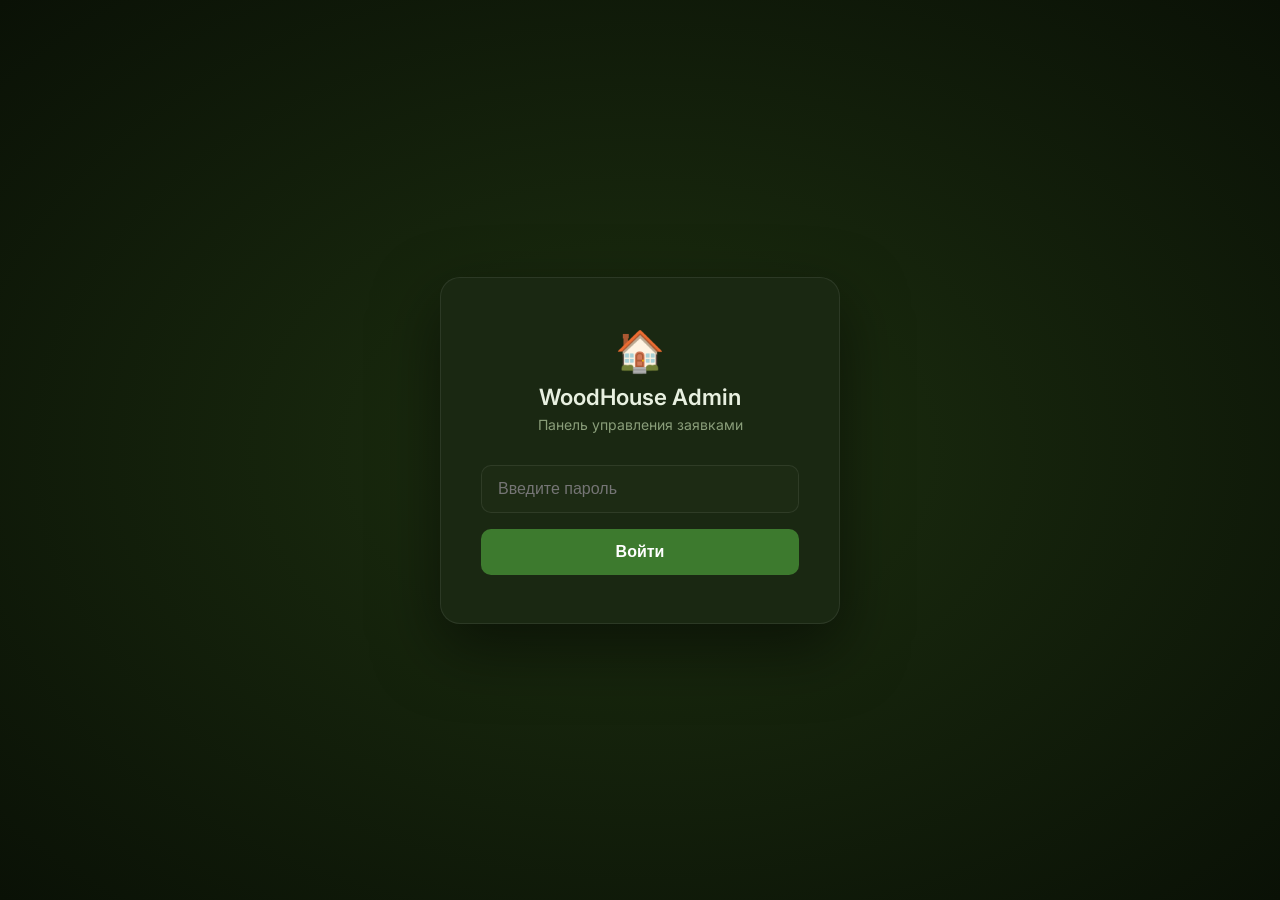
<file: admin.html>
<!DOCTYPE html>
<html lang="ru">
<head>
  <meta charset="UTF-8">
  <meta name="viewport" content="width=device-width, initial-scale=1.0">
  <title>WoodHouse — Админ панель</title>
  <link href="https://fonts.googleapis.com/css2?family=Inter:wght@300;400;500;600;700&display=swap" rel="stylesheet">
  <style>
    :root {
      --bg: #0f1a0a;
      --bg2: #162010;
      --bg3: #1d2b14;
      --green: #3d7a2e;
      --green-light: #52a33e;
      --gold: #c8853a;
      --text: #e8f0e0;
      --text-muted: #8a9e7a;
      --border: rgba(255,255,255,0.08);
      --card: #1a2812;
      --danger: #e05252;
      --success: #4caf6e;
    }
    * { margin: 0; padding: 0; box-sizing: border-box; }
    body { font-family: 'Inter', sans-serif; background: var(--bg); color: var(--text); min-height: 100vh; }

    /* ── LOGIN ── */
    #loginScreen {
      display: flex; align-items: center; justify-content: center;
      min-height: 100vh;
      background: radial-gradient(ellipse at center, #1d3010 0%, #0a1106 100%);
    }
    .login-box {
      background: var(--card);
      border: 1px solid var(--border);
      border-radius: 20px;
      padding: 48px 40px;
      width: 100%;
      max-width: 400px;
      text-align: center;
      box-shadow: 0 24px 64px rgba(0,0,0,0.5);
    }
    .login-logo { font-size: 2.5rem; margin-bottom: 8px; }
    .login-box h1 { font-size: 1.4rem; font-weight: 600; margin-bottom: 6px; }
    .login-box p { color: var(--text-muted); font-size: 0.875rem; margin-bottom: 32px; }
    .login-input {
      width: 100%; padding: 14px 16px;
      background: var(--bg3); border: 1px solid var(--border);
      border-radius: 10px; color: var(--text); font-size: 1rem;
      margin-bottom: 16px; outline: none;
      transition: border-color 0.2s;
    }
    .login-input:focus { border-color: var(--green); }
    .login-btn {
      width: 100%; padding: 14px;
      background: var(--green); border: none; border-radius: 10px;
      color: white; font-size: 1rem; font-weight: 600;
      cursor: pointer; transition: background 0.2s;
    }
    .login-btn:hover { background: var(--green-light); }
    .login-error { color: var(--danger); font-size: 0.85rem; margin-top: 10px; display: none; }

    /* ── LAYOUT ── */
    #adminScreen { display: none; }
    .sidebar {
      position: fixed; left: 0; top: 0; bottom: 0; width: 240px;
      background: var(--bg2); border-right: 1px solid var(--border);
      padding: 24px 0; z-index: 100;
      display: flex; flex-direction: column;
    }
    .sidebar-logo { padding: 0 24px 24px; border-bottom: 1px solid var(--border); }
    .sidebar-logo .logo-icon { font-size: 1.5rem; }
    .sidebar-logo span { font-size: 1.1rem; font-weight: 700; color: var(--text); }
    .sidebar-logo .version { font-size: 0.7rem; color: var(--text-muted); }
    .sidebar-nav { padding: 16px 12px; flex: 1; }
    .nav-label { font-size: 0.65rem; text-transform: uppercase; letter-spacing: 0.1em; color: var(--text-muted); padding: 0 12px; margin: 16px 0 6px; }
    .nav-item {
      display: flex; align-items: center; gap: 10px;
      padding: 10px 12px; border-radius: 8px;
      cursor: pointer; transition: background 0.15s; color: var(--text-muted);
      font-size: 0.875rem; margin-bottom: 2px;
    }
    .nav-item:hover { background: var(--bg3); color: var(--text); }
    .nav-item.active { background: rgba(61,122,46,0.2); color: var(--green-light); }
    .nav-item .icon { font-size: 1.1rem; width: 20px; text-align: center; }
    .sidebar-footer { padding: 16px 24px; border-top: 1px solid var(--border); }
    .logout-btn {
      display: flex; align-items: center; gap: 8px;
      color: var(--text-muted); font-size: 0.85rem; cursor: pointer;
      transition: color 0.2s; background: none; border: none;
    }
    .logout-btn:hover { color: var(--danger); }

    .main { margin-left: 240px; padding: 32px; min-height: 100vh; }

    /* ── HEADER ── */
    .page-header { display: flex; align-items: center; justify-content: space-between; margin-bottom: 28px; }
    .page-title { font-size: 1.5rem; font-weight: 700; }
    .page-subtitle { color: var(--text-muted); font-size: 0.875rem; margin-top: 2px; }
    .refresh-btn {
      display: flex; align-items: center; gap: 8px;
      padding: 10px 18px; background: var(--bg3);
      border: 1px solid var(--border); border-radius: 10px;
      color: var(--text); font-size: 0.875rem; cursor: pointer;
      transition: all 0.2s;
    }
    .refresh-btn:hover { background: var(--green); border-color: var(--green); }

    /* ── STATS ── */
    .stats-grid { display: grid; grid-template-columns: repeat(4, 1fr); gap: 16px; margin-bottom: 28px; }
    .stat-card {
      background: var(--card); border: 1px solid var(--border);
      border-radius: 14px; padding: 20px 24px;
    }
    .stat-label { font-size: 0.75rem; color: var(--text-muted); text-transform: uppercase; letter-spacing: 0.08em; margin-bottom: 8px; }
    .stat-value { font-size: 2rem; font-weight: 700; }
    .stat-value.green { color: var(--green-light); }
    .stat-value.gold { color: var(--gold); }
    .stat-sub { font-size: 0.75rem; color: var(--text-muted); margin-top: 4px; }

    /* ── TABS ── */
    .tabs { display: flex; gap: 4px; margin-bottom: 20px; background: var(--bg2); padding: 4px; border-radius: 10px; width: fit-content; }
    .tab {
      padding: 8px 20px; border-radius: 7px; cursor: pointer;
      font-size: 0.875rem; font-weight: 500; transition: all 0.2s;
      color: var(--text-muted); border: none; background: none;
    }
    .tab.active { background: var(--green); color: white; }

    /* ── TABLE ── */
    .table-wrap {
      background: var(--card); border: 1px solid var(--border);
      border-radius: 14px; overflow: hidden;
    }
    .table-toolbar {
      display: flex; align-items: center; gap: 12px;
      padding: 16px 20px; border-bottom: 1px solid var(--border);
      flex-wrap: wrap;
    }
    .search-input {
      flex: 1; min-width: 200px; padding: 8px 14px;
      background: var(--bg3); border: 1px solid var(--border);
      border-radius: 8px; color: var(--text); font-size: 0.875rem;
      outline: none;
    }
    .search-input:focus { border-color: var(--green); }
    .export-btn {
      padding: 8px 16px; background: rgba(61,122,46,0.15);
      border: 1px solid rgba(61,122,46,0.3); border-radius: 8px;
      color: var(--green-light); font-size: 0.85rem; cursor: pointer;
      transition: all 0.2s;
    }
    .export-btn:hover { background: var(--green); color: white; border-color: var(--green); }
    .count-badge {
      padding: 4px 10px; background: var(--bg3);
      border-radius: 20px; font-size: 0.75rem; color: var(--text-muted);
    }

    table { width: 100%; border-collapse: collapse; }
    thead { background: var(--bg2); }
    th {
      padding: 12px 16px; text-align: left;
      font-size: 0.72rem; text-transform: uppercase;
      letter-spacing: 0.08em; color: var(--text-muted);
      font-weight: 600; white-space: nowrap;
    }
    td { padding: 14px 16px; font-size: 0.875rem; border-top: 1px solid var(--border); }
    tr:hover td { background: rgba(255,255,255,0.02); }
    .td-date { color: var(--text-muted); font-size: 0.8rem; white-space: nowrap; }
    .td-name { font-weight: 600; }
    .td-phone { color: var(--green-light); }
    .td-email { color: var(--text-muted); }
    .td-badge {
      display: inline-block; padding: 3px 8px;
      border-radius: 20px; font-size: 0.72rem; font-weight: 500;
    }
    .badge-quiz { background: rgba(200,133,58,0.15); color: var(--gold); }
    .badge-form { background: rgba(61,122,46,0.15); color: var(--green-light); }

    /* ── LOADING / EMPTY ── */
    .loading-wrap, .empty-wrap {
      display: flex; flex-direction: column; align-items: center;
      justify-content: center; padding: 60px; color: var(--text-muted);
      gap: 12px;
    }
    .spinner {
      width: 32px; height: 32px; border: 3px solid var(--border);
      border-top-color: var(--green); border-radius: 50%;
      animation: spin 0.7s linear infinite;
    }
    @keyframes spin { to { transform: rotate(360deg); } }
    .empty-icon { font-size: 2.5rem; }
    .empty-text { font-size: 0.875rem; }

    /* ── PANELS ── */
    .panel { display: none; }
    .panel.active { display: block; }

    /* ── RESPONSIVE ── */
    @media (max-width: 900px) {
      .sidebar { width: 64px; }
      .sidebar-logo span, .nav-item span, .sidebar-footer span, .nav-label { display: none; }
      .main { margin-left: 64px; padding: 20px; }
      .stats-grid { grid-template-columns: repeat(2, 1fr); }
    }
    @media (max-width: 600px) {
      .stats-grid { grid-template-columns: 1fr 1fr; }
      table { font-size: 0.8rem; }
      th, td { padding: 10px 10px; }
    }
  </style>
</head>
<body>

<!-- ══════════════ LOGIN ══════════════ -->
<div id="loginScreen">
  <div class="login-box">
    <div class="login-logo">🏠</div>
    <h1>WoodHouse Admin</h1>
    <p>Панель управления заявками</p>
    <input type="password" id="passwordInput" class="login-input" placeholder="Введите пароль" onkeydown="if(event.key==='Enter')login()">
    <button class="login-btn" onclick="login()">Войти</button>
    <p class="login-error" id="loginError">Неверный пароль</p>
  </div>
</div>

<!-- ══════════════ ADMIN ══════════════ -->
<div id="adminScreen">
  <aside class="sidebar">
    <div class="sidebar-logo">
      <div style="display:flex;align-items:center;gap:10px;">
        <span class="logo-icon">🏠</span>
        <div>
          <span>WoodHouse</span>
          <div class="version">Admin v1.0</div>
        </div>
      </div>
    </div>
    <nav class="sidebar-nav">
      <div class="nav-label">Основное</div>
      <div class="nav-item active" onclick="showPanel('leads')">
        <span class="icon">📋</span>
        <span>Заявки</span>
      </div>
      <div class="nav-item" onclick="showPanel('quiz')">
        <span class="icon">🎯</span>
        <span>Результаты квиза</span>
      </div>
      <div class="nav-label">Аналитика</div>
      <div class="nav-item" onclick="showPanel('stats')">
        <span class="icon">📊</span>
        <span>Статистика</span>
      </div>
    </nav>
    <div class="sidebar-footer">
      <button class="logout-btn" onclick="logout()">
        <span>🚪</span>
        <span>Выйти</span>
      </button>
    </div>
  </aside>

  <main class="main">
    <!-- Статистика вверху -->
    <div class="stats-grid">
      <div class="stat-card">
        <div class="stat-label">Всего заявок</div>
        <div class="stat-value green" id="statTotal">—</div>
        <div class="stat-sub">форм + квизов</div>
      </div>
      <div class="stat-card">
        <div class="stat-label">Заявки с форм</div>
        <div class="stat-value" id="statForms">—</div>
        <div class="stat-sub">контактные формы</div>
      </div>
      <div class="stat-card">
        <div class="stat-label">Прошли квиз</div>
        <div class="stat-value gold" id="statQuiz">—</div>
        <div class="stat-sub">полных анкет</div>
      </div>
      <div class="stat-card">
        <div class="stat-label">Сегодня</div>
        <div class="stat-value" id="statToday">—</div>
        <div class="stat-sub">новых лидов</div>
      </div>
    </div>

    <!-- Панель: Заявки -->
    <div id="panel-leads" class="panel active">
      <div class="page-header">
        <div>
          <div class="page-title">Заявки с форм</div>
          <div class="page-subtitle">Контактные данные клиентов</div>
        </div>
        <button class="refresh-btn" onclick="loadData()">🔄 Обновить</button>
      </div>
      <div class="table-wrap">
        <div class="table-toolbar">
          <input type="text" class="search-input" placeholder="🔍 Поиск по имени или телефону..." oninput="filterTable('leads', this.value)">
          <button class="export-btn" onclick="exportCSV('leads')">⬇ CSV</button>
          <span class="count-badge" id="leadsCount">0 записей</span>
        </div>
        <div id="leadsTableWrap"></div>
      </div>
    </div>

    <!-- Панель: Квиз -->
    <div id="panel-quiz" class="panel">
      <div class="page-header">
        <div>
          <div class="page-title">Результаты квиза</div>
          <div class="page-subtitle">Ответы клиентов на вопросы калькулятора</div>
        </div>
        <button class="refresh-btn" onclick="loadData()">🔄 Обновить</button>
      </div>
      <div class="table-wrap">
        <div class="table-toolbar">
          <input type="text" class="search-input" placeholder="🔍 Поиск..." oninput="filterTable('quiz', this.value)">
          <button class="export-btn" onclick="exportCSV('quiz')">⬇ CSV</button>
          <span class="count-badge" id="quizCount">0 записей</span>
        </div>
        <div id="quizTableWrap"></div>
      </div>
    </div>

    <!-- Панель: Статистика -->
    <div id="panel-stats" class="panel">
      <div class="page-header">
        <div>
          <div class="page-title">Статистика</div>
          <div class="page-subtitle">Аналитика по заявкам</div>
        </div>
      </div>
      <div id="statsContent" style="color:var(--text-muted);padding:40px;text-align:center;">
        Загрузка статистики...
      </div>
    </div>
  </main>
</div>

<script>
  const SCRIPT_URL = 'https://script.google.com/macros/s/AKfycbw8h8AD_WsWbtmYN8SNDZPXhgP6EsJzVYRRDjlpqKaAR0CHPLH2K6L76QduetfAlOmN/exec';
  const ADMIN_PASS = 'woodhouse2025';

  let allData = { 'Квиз': [], 'Заявки': [] };
  let currentPanel = 'leads';

  // ── AUTH ──
  function login() {
    const pass = document.getElementById('passwordInput').value;
    if (pass === ADMIN_PASS) {
      document.getElementById('loginScreen').style.display = 'none';
      document.getElementById('adminScreen').style.display = 'block';
      sessionStorage.setItem('wh_auth', '1');
      loadData();
    } else {
      document.getElementById('loginError').style.display = 'block';
      document.getElementById('passwordInput').style.borderColor = '#e05252';
    }
  }

  function logout() {
    sessionStorage.removeItem('wh_auth');
    document.getElementById('adminScreen').style.display = 'none';
    document.getElementById('loginScreen').style.display = 'flex';
    document.getElementById('passwordInput').value = '';
  }

  // Auto-login if session active
  if (sessionStorage.getItem('wh_auth')) {
    document.getElementById('loginScreen').style.display = 'none';
    document.getElementById('adminScreen').style.display = 'block';
    loadData();
  }

  // ── DATA ──
  function loadData() {
    showLoading();
    const url = `${SCRIPT_URL}?action=getData&password=${ADMIN_PASS}&_=${Date.now()}`;
    fetch(url)
      .then(r => r.json())
      .then(res => {
        if (res.success) {
          allData = res.data;
          renderAll();
        } else {
          showError(res.error);
        }
      })
      .catch(err => {
        // Если CORS ошибка — показываем подсказку
        showError('Не удалось загрузить данные. Убедитесь что Apps Script развёрнут с доступом "Все".');
      });
  }

  function showLoading() {
    ['leadsTableWrap', 'quizTableWrap'].forEach(id => {
      document.getElementById(id).innerHTML = '<div class="loading-wrap"><div class="spinner"></div><span>Загрузка данных...</span></div>';
    });
  }

  function showError(msg) {
    ['leadsTableWrap', 'quizTableWrap'].forEach(id => {
      document.getElementById(id).innerHTML = `<div class="empty-wrap"><div class="empty-icon">⚠️</div><div class="empty-text">${msg}</div></div>`;
    });
  }

  // ── RENDER ──
  function renderAll() {
    renderLeads(allData['Заявки'] || []);
    renderQuiz(allData['Квиз'] || []);
    renderStats();
    updateStatCards();
  }

  function renderLeads(rows) {
    const wrap = document.getElementById('leadsTableWrap');
    document.getElementById('leadsCount').textContent = rows.length + ' записей';
    if (!rows.length) {
      wrap.innerHTML = '<div class="empty-wrap"><div class="empty-icon">📭</div><div class="empty-text">Заявок пока нет</div></div>';
      return;
    }
    wrap.innerHTML = `<table>
      <thead><tr>
        <th>Дата</th><th>Имя</th><th>Телефон</th><th>Email</th><th>Источник</th>
      </tr></thead>
      <tbody>
        ${[...rows].reverse().map(r => `<tr>
          <td class="td-date">${r['Дата']||'—'}</td>
          <td class="td-name">${r['Имя']||'—'}</td>
          <td class="td-phone">${r['Телефон']||'—'}</td>
          <td class="td-email">${r['Email']||'—'}</td>
          <td><span class="td-badge badge-form">${r['Источник']||'Сайт'}</span></td>
        </tr>`).join('')}
      </tbody>
    </table>`;
  }

  function renderQuiz(rows) {
    const wrap = document.getElementById('quizTableWrap');
    document.getElementById('quizCount').textContent = rows.length + ' записей';
    if (!rows.length) {
      wrap.innerHTML = '<div class="empty-wrap"><div class="empty-icon">📭</div><div class="empty-text">Результатов квиза пока нет</div></div>';
      return;
    }
    wrap.innerHTML = `<table>
      <thead><tr>
        <th>Дата</th><th>Имя</th><th>Телефон</th><th>Тип дома</th><th>Площадь</th><th>Материал</th><th>Бюджет</th><th>Срок</th><th>Доп. опции</th>
      </tr></thead>
      <tbody>
        ${[...rows].reverse().map(r => `<tr>
          <td class="td-date">${r['Дата']||'—'}</td>
          <td class="td-name">${r['Имя']||'—'}</td>
          <td class="td-phone">${r['Телефон']||'—'}</td>
          <td>${r['Тип дома']||'—'}</td>
          <td>${r['Площадь']||'—'}</td>
          <td>${r['Материал']||'—'}</td>
          <td style="color:var(--gold)">${r['Бюджет']||'—'}</td>
          <td>${r['Срок']||'—'}</td>
          <td style="font-size:0.8rem;color:var(--text-muted)">${r['Опции']||'—'}</td>
        </tr>`).join('')}
      </tbody>
    </table>`;
  }

  function renderStats() {
    const leads = allData['Заявки'] || [];
    const quiz = allData['Квиз'] || [];
    const all = [...leads, ...quiz];

    // Группировка по дням
    const byDay = {};
    all.forEach(r => {
      const date = (r['Дата'] || '').split(',')[0].trim();
      if (date) byDay[date] = (byDay[date] || 0) + 1;
    });
    const days = Object.entries(byDay).sort((a,b) => b[1]-a[1]).slice(0,7);

    document.getElementById('statsContent').innerHTML = `
      <div style="display:grid;gap:20px;max-width:700px;margin:0 auto;text-align:left">
        <div style="background:var(--card);border:1px solid var(--border);border-radius:14px;padding:24px">
          <div style="font-weight:600;margin-bottom:16px;font-size:1rem">🗓 Заявки по дням</div>
          ${days.length ? days.map(([date, count]) => `
            <div style="display:flex;align-items:center;gap:12px;margin-bottom:10px">
              <div style="min-width:90px;font-size:0.85rem;color:var(--text-muted)">${date}</div>
              <div style="flex:1;background:var(--bg2);border-radius:4px;height:8px;overflow:hidden">
                <div style="width:${Math.min(count/Math.max(...days.map(d=>d[1]))*100,100)}%;height:100%;background:var(--green);border-radius:4px"></div>
              </div>
              <div style="font-weight:600;min-width:24px;text-align:right">${count}</div>
            </div>`).join('') : '<div style="color:var(--text-muted)">Данных пока нет</div>'}
        </div>
        <div style="background:var(--card);border:1px solid var(--border);border-radius:14px;padding:24px">
          <div style="font-weight:600;margin-bottom:16px">📊 Источники заявок</div>
          <div style="display:flex;gap:16px;flex-wrap:wrap">
            <div style="flex:1;min-width:140px;text-align:center;padding:20px;background:var(--bg2);border-radius:12px">
              <div style="font-size:2rem;font-weight:700;color:var(--green-light)">${leads.length}</div>
              <div style="font-size:0.8rem;color:var(--text-muted);margin-top:4px">Контактные формы</div>
            </div>
            <div style="flex:1;min-width:140px;text-align:center;padding:20px;background:var(--bg2);border-radius:12px">
              <div style="font-size:2rem;font-weight:700;color:var(--gold)">${quiz.length}</div>
              <div style="font-size:0.8rem;color:var(--text-muted);margin-top:4px">Квиз-калькулятор</div>
            </div>
          </div>
        </div>
      </div>`;
  }

  function updateStatCards() {
    const leads = allData['Заявки'] || [];
    const quiz = allData['Квиз'] || [];
    const total = leads.length + quiz.length;

    const today = new Date().toLocaleDateString('ru-RU');
    const todayAll = [...leads, ...quiz].filter(r => (r['Дата']||'').startsWith(today)).length;

    document.getElementById('statTotal').textContent = total;
    document.getElementById('statForms').textContent = leads.length;
    document.getElementById('statQuiz').textContent = quiz.length;
    document.getElementById('statToday').textContent = todayAll;
  }

  // ── PANELS ──
  function showPanel(name) {
    document.querySelectorAll('.panel').forEach(p => p.classList.remove('active'));
    document.querySelectorAll('.nav-item').forEach(n => n.classList.remove('active'));
    document.getElementById('panel-' + name).classList.add('active');
    event.currentTarget.classList.add('active');
    currentPanel = name;
  }

  // ── SEARCH ──
  function filterTable(type, query) {
    const q = query.toLowerCase();
    const data = type === 'leads' ? (allData['Заявки']||[]) : (allData['Квиз']||[]);
    const filtered = q ? data.filter(r => Object.values(r).some(v => String(v).toLowerCase().includes(q))) : data;
    if (type === 'leads') renderLeads(filtered);
    else renderQuiz(filtered);
  }

  // ── EXPORT CSV ──
  function exportCSV(type) {
    const data = type === 'leads' ? (allData['Заявки']||[]) : (allData['Квиз']||[]);
    if (!data.length) return alert('Нет данных для экспорта');
    const headers = Object.keys(data[0]);
    const rows = data.map(r => headers.map(h => '"' + String(r[h]||'').replace(/"/g,'""') + '"').join(','));
    const csv = '﻿' + [headers.join(','), ...rows].join('\n');
    const a = document.createElement('a');
    a.href = 'data:text/csv;charset=utf-8,' + encodeURIComponent(csv);
    a.download = `woodhouse-${type}-${new Date().toLocaleDateString('ru-RU')}.csv`;
    a.click();
  }
</script>
</body>
</html>
</file>
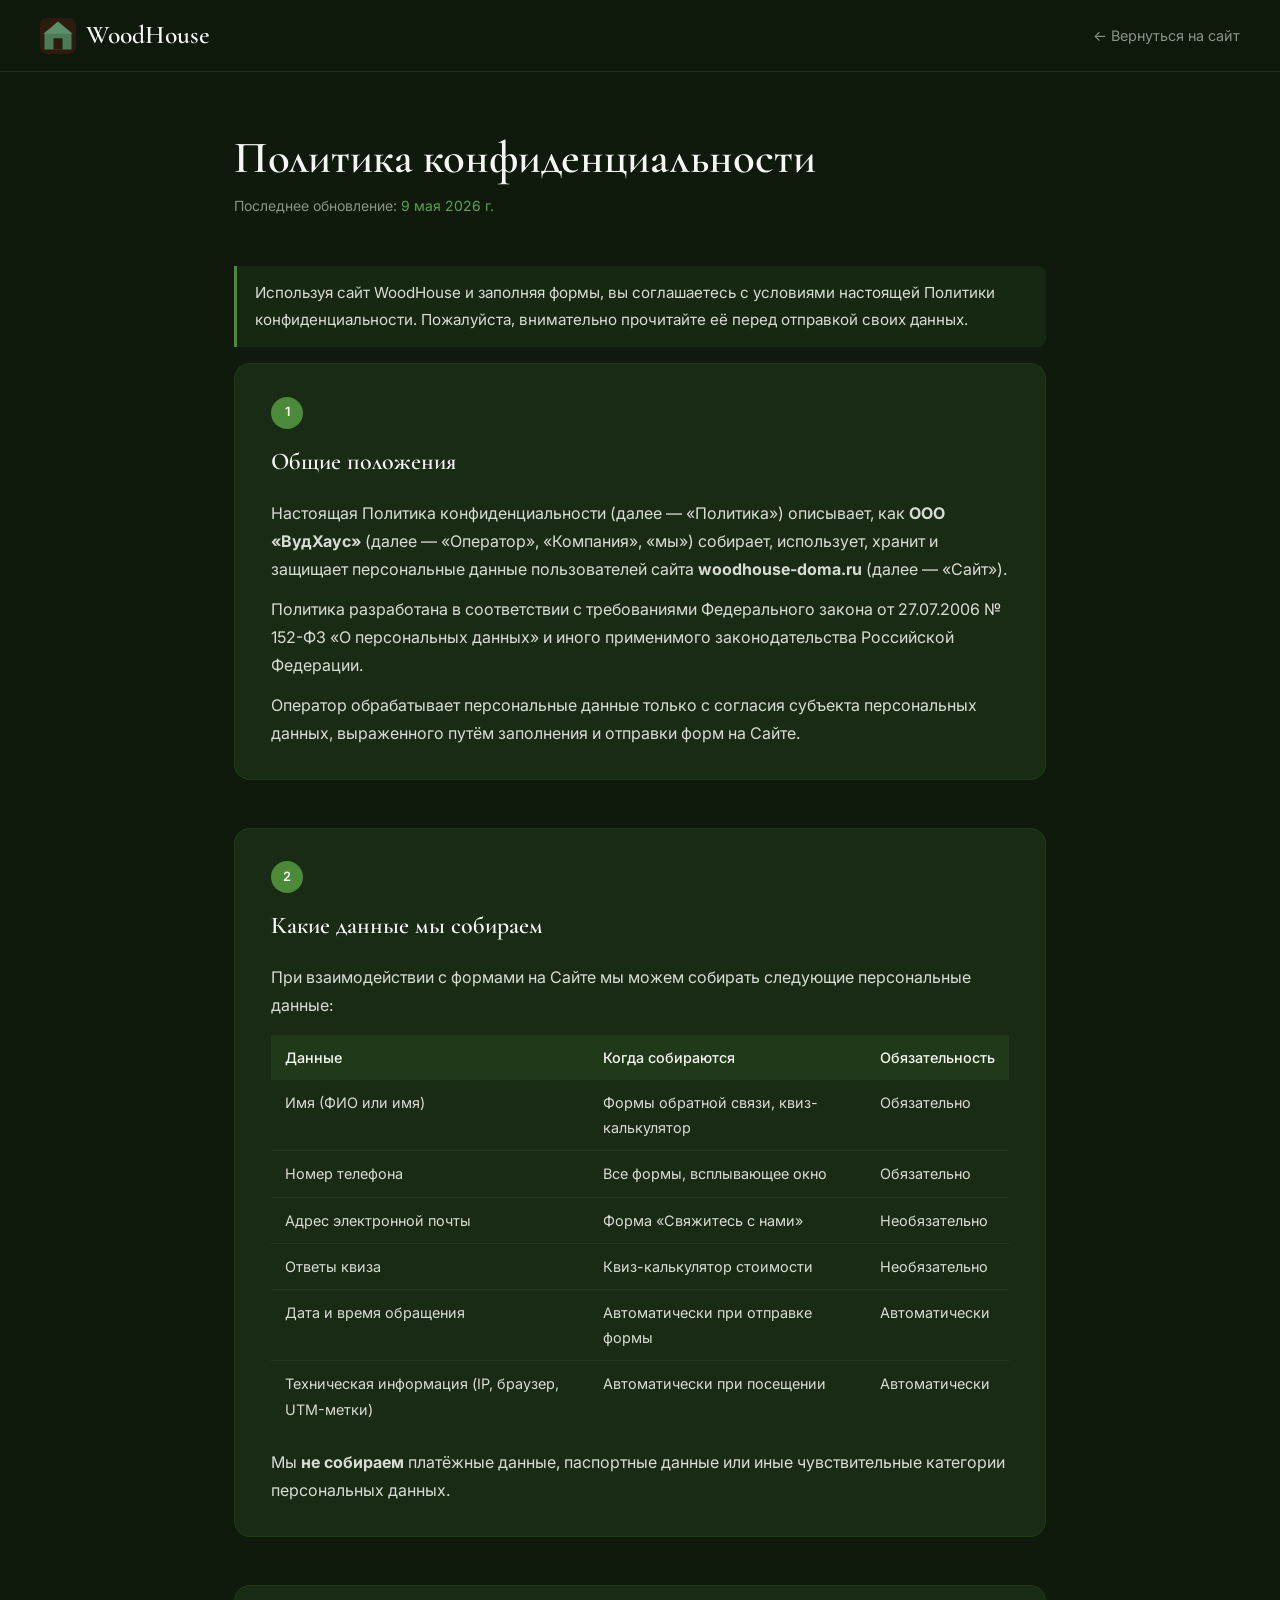
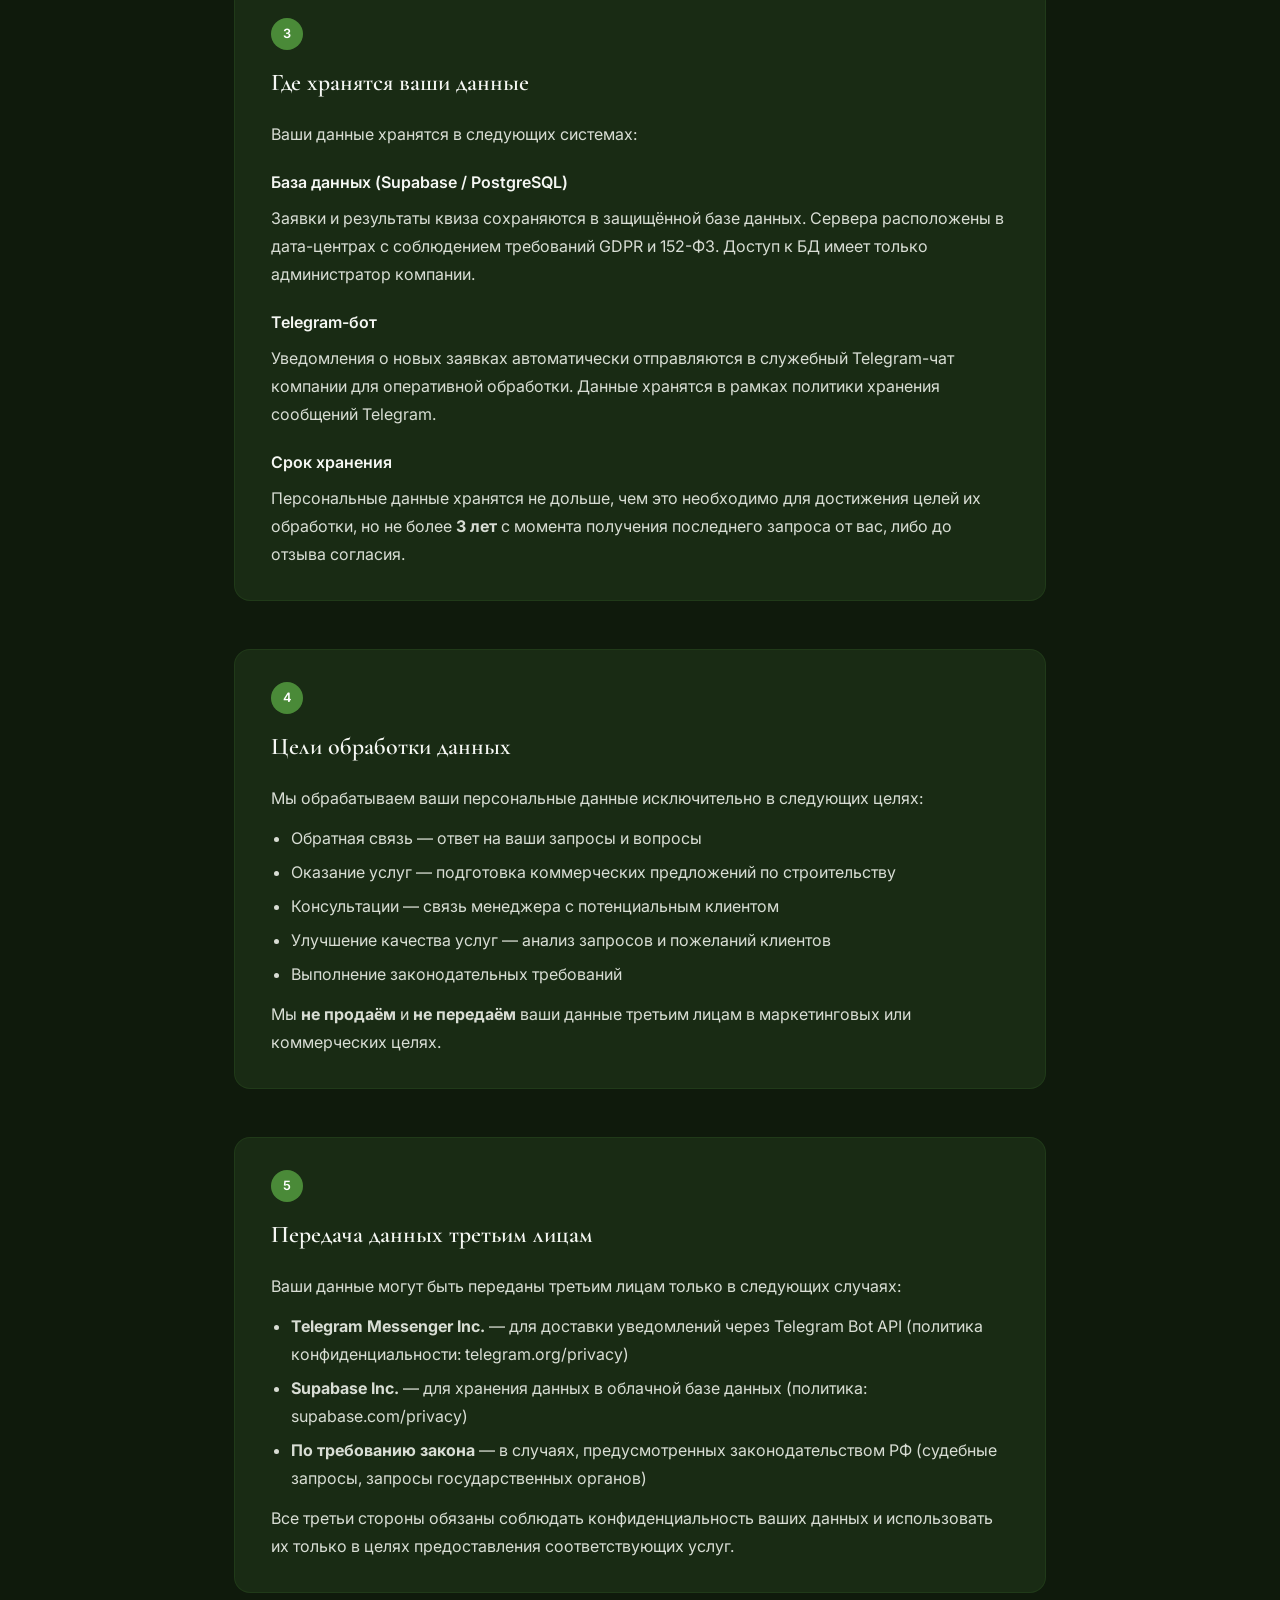
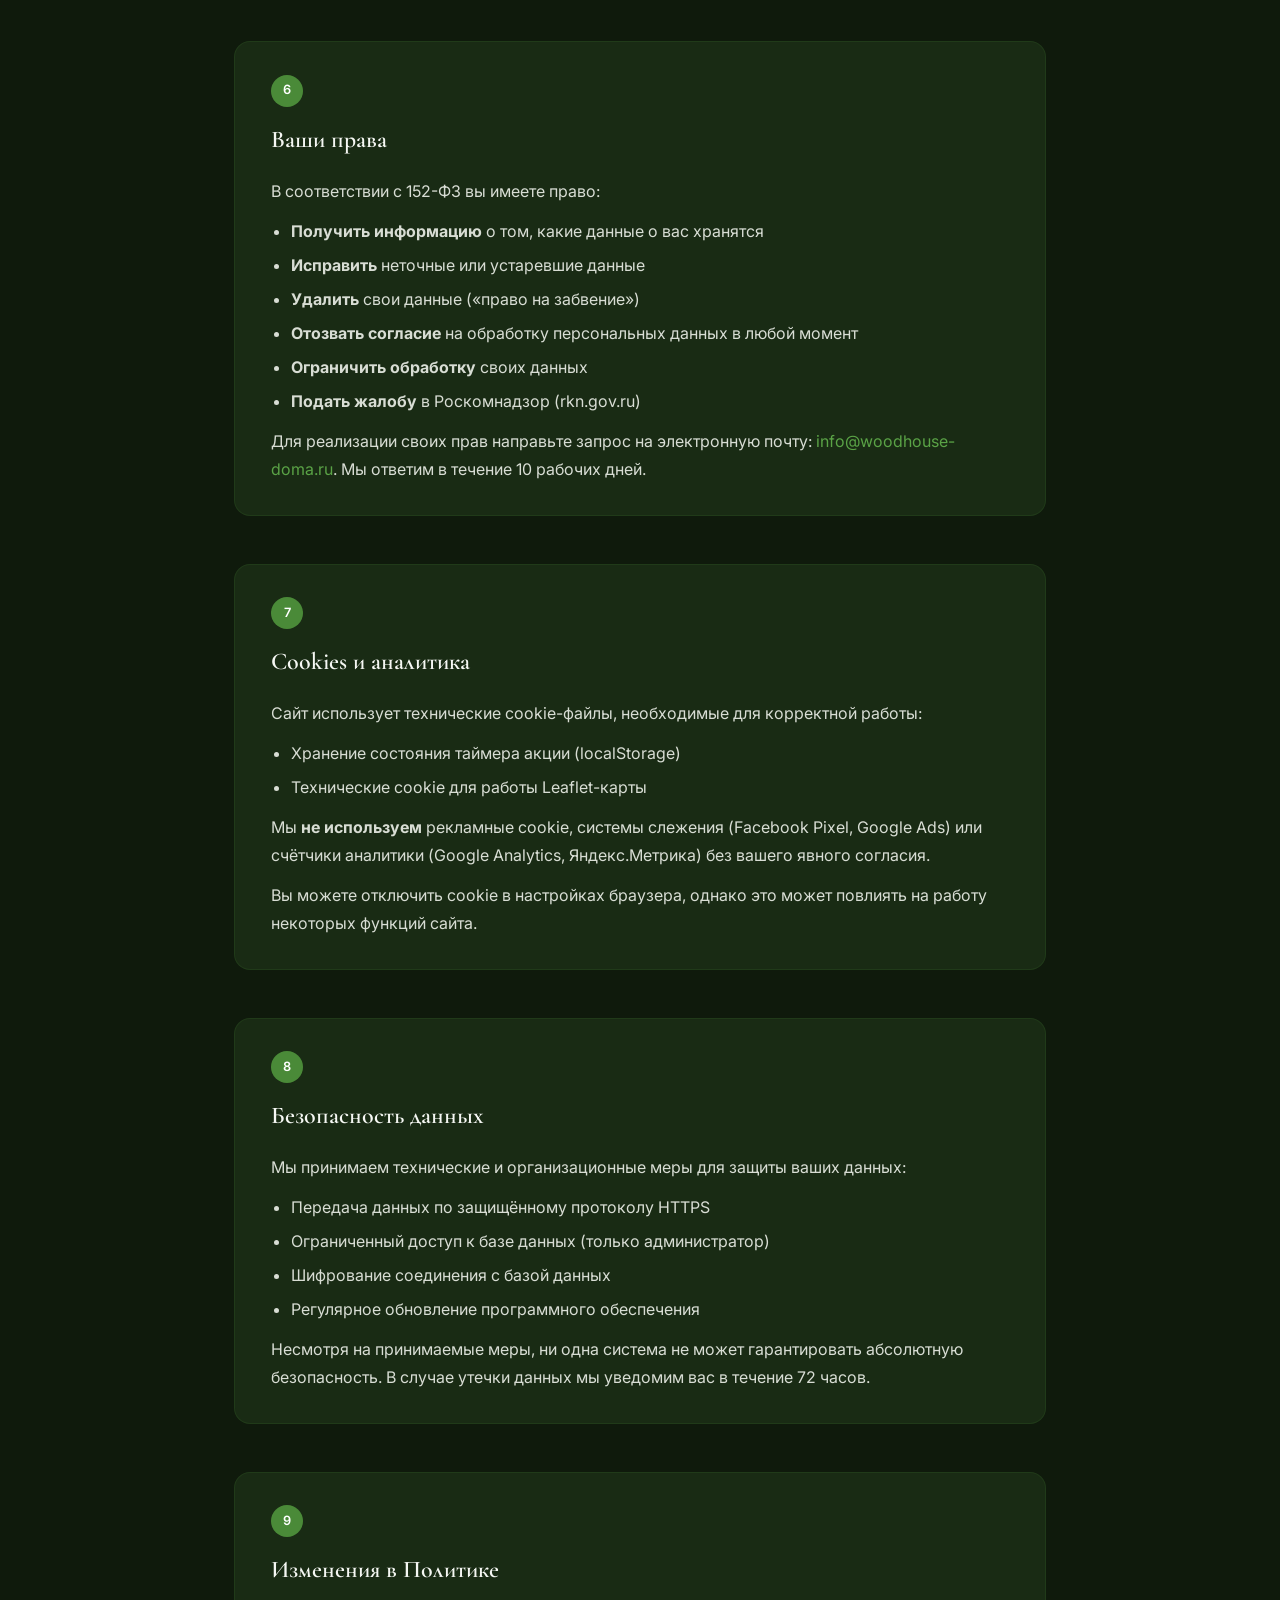
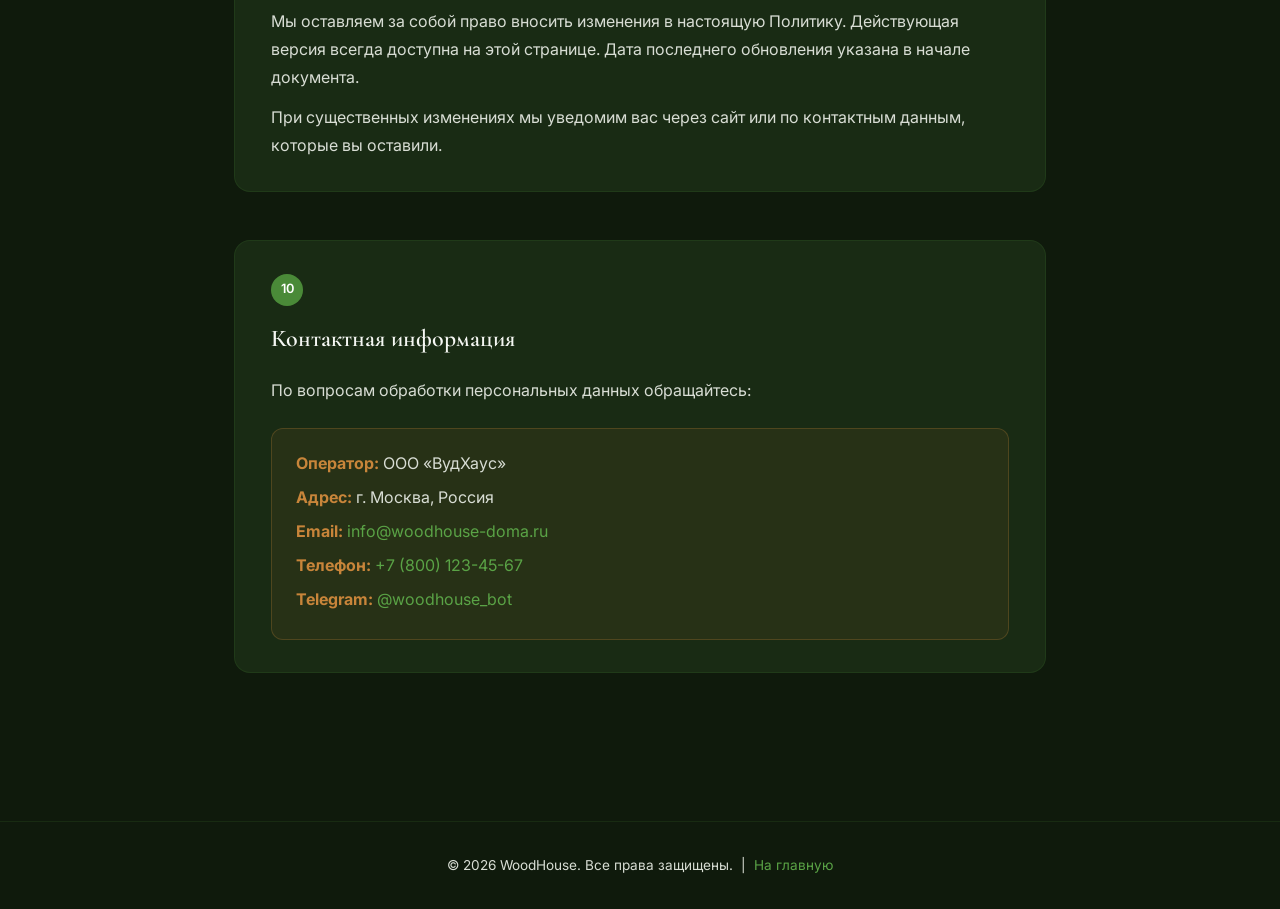
<file: privacy.html>
<!DOCTYPE html>
<html lang="ru">
<head>
  <meta charset="UTF-8">
  <meta name="viewport" content="width=device-width, initial-scale=1.0">
  <meta name="description" content="Политика конфиденциальности WoodHouse — условия обработки персональных данных">
  <meta name="robots" content="noindex, follow">
  <title>Политика конфиденциальности — WoodHouse</title>
  <link rel="icon" href="img/favicon.svg" type="image/svg+xml">
  <link rel="preconnect" href="https://fonts.googleapis.com">
  <link rel="preconnect" href="https://fonts.gstatic.com" crossorigin>
  <link href="https://fonts.googleapis.com/css2?family=Cormorant+Garamond:wght@400;600&family=Inter:wght@300;400;500;600&display=swap" rel="stylesheet">
  <style>
    *, *::before, *::after { box-sizing: border-box; margin: 0; padding: 0; }
    :root {
      --bg: #0f1a0c;
      --bg2: #16221100;
      --card: #192b14;
      --green: #4a8a38;
      --green-light: #5aa346;
      --text: #d8ddd4;
      --text-muted: #8a9485;
      --white: #f5f7f3;
      --gold: #c8853a;
    }
    body {
      font-family: 'Inter', sans-serif;
      background: var(--bg);
      color: var(--text);
      line-height: 1.75;
      font-size: 16px;
    }
    a { color: var(--green-light); text-decoration: none; }
    a:hover { text-decoration: underline; }

    /* Header */
    .header {
      background: rgba(15,26,12,0.96);
      border-bottom: 1px solid rgba(74,138,56,0.2);
      padding: 0 40px;
      height: 72px;
      display: flex;
      align-items: center;
      justify-content: space-between;
      position: sticky;
      top: 0;
      z-index: 100;
    }
    .logo {
      font-family: 'Cormorant Garamond', serif;
      font-size: 1.6rem;
      font-weight: 600;
      color: var(--white);
      display: flex;
      align-items: center;
      gap: 10px;
      text-decoration: none;
    }
    .logo img { width: 36px; height: 36px; }
    .back-btn {
      display: inline-flex;
      align-items: center;
      gap: 8px;
      color: var(--text-muted);
      font-size: 0.9rem;
      transition: color 0.2s;
    }
    .back-btn:hover { color: var(--green-light); text-decoration: none; }

    /* Content */
    .container {
      max-width: 860px;
      margin: 0 auto;
      padding: 60px 24px 100px;
    }
    .page-title {
      font-family: 'Cormorant Garamond', serif;
      font-size: 2.8rem;
      font-weight: 600;
      color: var(--white);
      margin-bottom: 8px;
      line-height: 1.2;
    }
    .page-date {
      color: var(--text-muted);
      font-size: 0.875rem;
      margin-bottom: 48px;
    }
    .page-date span { color: var(--green-light); }

    /* Sections */
    .section {
      margin-bottom: 48px;
      background: var(--card);
      border: 1px solid rgba(74,138,56,0.15);
      border-radius: 16px;
      padding: 32px 36px;
    }
    .section-num {
      display: inline-flex;
      align-items: center;
      justify-content: center;
      width: 32px;
      height: 32px;
      background: var(--green);
      border-radius: 50%;
      font-size: 0.8rem;
      font-weight: 600;
      color: white;
      margin-bottom: 12px;
    }
    h2 {
      font-family: 'Cormorant Garamond', serif;
      font-size: 1.5rem;
      font-weight: 600;
      color: var(--white);
      margin-bottom: 16px;
    }
    h3 {
      font-size: 1rem;
      font-weight: 600;
      color: var(--white);
      margin: 20px 0 8px;
    }
    p { color: var(--text); margin-bottom: 12px; }
    p:last-child { margin-bottom: 0; }
    ul, ol {
      padding-left: 20px;
      color: var(--text);
      margin-bottom: 12px;
    }
    li { margin-bottom: 6px; }
    .highlight {
      background: rgba(74,138,56,0.12);
      border-left: 3px solid var(--green);
      border-radius: 0 8px 8px 0;
      padding: 14px 18px;
      margin: 16px 0;
      font-size: 0.95rem;
      color: var(--text);
    }
    .contact-box {
      background: rgba(200,133,58,0.08);
      border: 1px solid rgba(200,133,58,0.25);
      border-radius: 12px;
      padding: 20px 24px;
      margin-top: 24px;
    }
    .contact-box p { margin-bottom: 6px; }
    .contact-box strong { color: var(--gold); }

    /* Table */
    table {
      width: 100%;
      border-collapse: collapse;
      margin: 16px 0;
      font-size: 0.9rem;
    }
    th {
      background: rgba(74,138,56,0.15);
      color: var(--white);
      text-align: left;
      padding: 10px 14px;
      font-weight: 500;
    }
    td {
      padding: 10px 14px;
      border-bottom: 1px solid rgba(255,255,255,0.05);
      color: var(--text);
      vertical-align: top;
    }
    tr:last-child td { border-bottom: none; }

    /* Footer */
    .footer {
      text-align: center;
      padding: 32px 24px;
      border-top: 1px solid rgba(74,138,56,0.15);
      color: var(--text-muted);
      font-size: 0.85rem;
    }

    /* ===== Адаптив (мобильные) ===== */
    @media (max-width: 600px) {
      .header { padding: 0 16px; height: 58px; }
      .logo { font-size: 1.25rem; gap: 8px; }
      .logo img { width: 28px; height: 28px; }
      .back-btn { font-size: 0.8rem; }
      .container { padding: 32px 16px 60px; }
      .page-title { font-size: 1.85rem; }
      .page-date { margin-bottom: 30px; }
      .section { padding: 22px 18px; margin-bottom: 26px; border-radius: 12px; }
      h2 { font-size: 1.3rem; }
      .contact-box { padding: 16px 16px; }
      /* таблица: горизонтальная прокрутка вместо вылета за экран */
      table {
        display: block;
        width: 100%;
        overflow-x: auto;
        white-space: nowrap;
        -webkit-overflow-scrolling: touch;
        font-size: 0.82rem;
      }
      th, td { padding: 8px 10px; }
    }
  </style>
</head>
<body>

<header class="header">
  <a href="index.html" class="logo">
    <img src="img/favicon.svg" alt="WoodHouse">
    WoodHouse
  </a>
  <a href="index.html" class="back-btn">
    ← Вернуться на сайт
  </a>
</header>

<main class="container">
  <h1 class="page-title">Политика конфиденциальности</h1>
  <p class="page-date">Последнее обновление: <span>9 мая 2026 г.</span></p>

  <div class="highlight">
    Используя сайт WoodHouse и заполняя формы, вы соглашаетесь с условиями настоящей Политики конфиденциальности. Пожалуйста, внимательно прочитайте её перед отправкой своих данных.
  </div>

  <!-- 1 -->
  <div class="section">
    <div class="section-num">1</div>
    <h2>Общие положения</h2>
    <p>Настоящая Политика конфиденциальности (далее — «Политика») описывает, как <strong>ООО «ВудХаус»</strong> (далее — «Оператор», «Компания», «мы») собирает, использует, хранит и защищает персональные данные пользователей сайта <strong>woodhouse-doma.ru</strong> (далее — «Сайт»).</p>
    <p>Политика разработана в соответствии с требованиями Федерального закона от 27.07.2006 № 152-ФЗ «О персональных данных» и иного применимого законодательства Российской Федерации.</p>
    <p>Оператор обрабатывает персональные данные только с согласия субъекта персональных данных, выраженного путём заполнения и отправки форм на Сайте.</p>
  </div>

  <!-- 2 -->
  <div class="section">
    <div class="section-num">2</div>
    <h2>Какие данные мы собираем</h2>
    <p>При взаимодействии с формами на Сайте мы можем собирать следующие персональные данные:</p>
    <table>
      <tr>
        <th>Данные</th>
        <th>Когда собираются</th>
        <th>Обязательность</th>
      </tr>
      <tr>
        <td>Имя (ФИО или имя)</td>
        <td>Формы обратной связи, квиз-калькулятор</td>
        <td>Обязательно</td>
      </tr>
      <tr>
        <td>Номер телефона</td>
        <td>Все формы, всплывающее окно</td>
        <td>Обязательно</td>
      </tr>
      <tr>
        <td>Адрес электронной почты</td>
        <td>Форма «Свяжитесь с нами»</td>
        <td>Необязательно</td>
      </tr>
      <tr>
        <td>Ответы квиза</td>
        <td>Квиз-калькулятор стоимости</td>
        <td>Необязательно</td>
      </tr>
      <tr>
        <td>Дата и время обращения</td>
        <td>Автоматически при отправке формы</td>
        <td>Автоматически</td>
      </tr>
      <tr>
        <td>Техническая информация (IP, браузер, UTM-метки)</td>
        <td>Автоматически при посещении</td>
        <td>Автоматически</td>
      </tr>
    </table>
    <p>Мы <strong>не собираем</strong> платёжные данные, паспортные данные или иные чувствительные категории персональных данных.</p>
  </div>

  <!-- 3 -->
  <div class="section">
    <div class="section-num">3</div>
    <h2>Где хранятся ваши данные</h2>
    <p>Ваши данные хранятся в следующих системах:</p>
    <h3>База данных (Supabase / PostgreSQL)</h3>
    <p>Заявки и результаты квиза сохраняются в защищённой базе данных. Сервера расположены в дата-центрах с соблюдением требований GDPR и 152-ФЗ. Доступ к БД имеет только администратор компании.</p>
    <h3>Telegram-бот</h3>
    <p>Уведомления о новых заявках автоматически отправляются в служебный Telegram-чат компании для оперативной обработки. Данные хранятся в рамках политики хранения сообщений Telegram.</p>
    <h3>Срок хранения</h3>
    <p>Персональные данные хранятся не дольше, чем это необходимо для достижения целей их обработки, но не более <strong>3 лет</strong> с момента получения последнего запроса от вас, либо до отзыва согласия.</p>
  </div>

  <!-- 4 -->
  <div class="section">
    <div class="section-num">4</div>
    <h2>Цели обработки данных</h2>
    <p>Мы обрабатываем ваши персональные данные исключительно в следующих целях:</p>
    <ul>
      <li>Обратная связь — ответ на ваши запросы и вопросы</li>
      <li>Оказание услуг — подготовка коммерческих предложений по строительству</li>
      <li>Консультации — связь менеджера с потенциальным клиентом</li>
      <li>Улучшение качества услуг — анализ запросов и пожеланий клиентов</li>
      <li>Выполнение законодательных требований</li>
    </ul>
    <p>Мы <strong>не продаём</strong> и <strong>не передаём</strong> ваши данные третьим лицам в маркетинговых или коммерческих целях.</p>
  </div>

  <!-- 5 -->
  <div class="section">
    <div class="section-num">5</div>
    <h2>Передача данных третьим лицам</h2>
    <p>Ваши данные могут быть переданы третьим лицам только в следующих случаях:</p>
    <ul>
      <li><strong>Telegram Messenger Inc.</strong> — для доставки уведомлений через Telegram Bot API (политика конфиденциальности: telegram.org/privacy)</li>
      <li><strong>Supabase Inc.</strong> — для хранения данных в облачной базе данных (политика: supabase.com/privacy)</li>
      <li><strong>По требованию закона</strong> — в случаях, предусмотренных законодательством РФ (судебные запросы, запросы государственных органов)</li>
    </ul>
    <p>Все третьи стороны обязаны соблюдать конфиденциальность ваших данных и использовать их только в целях предоставления соответствующих услуг.</p>
  </div>

  <!-- 6 -->
  <div class="section">
    <div class="section-num">6</div>
    <h2>Ваши права</h2>
    <p>В соответствии с 152-ФЗ вы имеете право:</p>
    <ul>
      <li><strong>Получить информацию</strong> о том, какие данные о вас хранятся</li>
      <li><strong>Исправить</strong> неточные или устаревшие данные</li>
      <li><strong>Удалить</strong> свои данные («право на забвение»)</li>
      <li><strong>Отозвать согласие</strong> на обработку персональных данных в любой момент</li>
      <li><strong>Ограничить обработку</strong> своих данных</li>
      <li><strong>Подать жалобу</strong> в Роскомнадзор (rkn.gov.ru)</li>
    </ul>
    <p>Для реализации своих прав направьте запрос на электронную почту: <a href="mailto:info@woodhouse-doma.ru">info@woodhouse-doma.ru</a>. Мы ответим в течение 10 рабочих дней.</p>
  </div>

  <!-- 7 -->
  <div class="section">
    <div class="section-num">7</div>
    <h2>Cookies и аналитика</h2>
    <p>Сайт использует технические cookie-файлы, необходимые для корректной работы:</p>
    <ul>
      <li>Хранение состояния таймера акции (localStorage)</li>
      <li>Технические cookie для работы Leaflet-карты</li>
    </ul>
    <p>Мы <strong>не используем</strong> рекламные cookie, системы слежения (Facebook Pixel, Google Ads) или счётчики аналитики (Google Analytics, Яндекс.Метрика) без вашего явного согласия.</p>
    <p>Вы можете отключить cookie в настройках браузера, однако это может повлиять на работу некоторых функций сайта.</p>
  </div>

  <!-- 8 -->
  <div class="section">
    <div class="section-num">8</div>
    <h2>Безопасность данных</h2>
    <p>Мы принимаем технические и организационные меры для защиты ваших данных:</p>
    <ul>
      <li>Передача данных по защищённому протоколу HTTPS</li>
      <li>Ограниченный доступ к базе данных (только администратор)</li>
      <li>Шифрование соединения с базой данных</li>
      <li>Регулярное обновление программного обеспечения</li>
    </ul>
    <p>Несмотря на принимаемые меры, ни одна система не может гарантировать абсолютную безопасность. В случае утечки данных мы уведомим вас в течение 72 часов.</p>
  </div>

  <!-- 9 -->
  <div class="section">
    <div class="section-num">9</div>
    <h2>Изменения в Политике</h2>
    <p>Мы оставляем за собой право вносить изменения в настоящую Политику. Действующая версия всегда доступна на этой странице. Дата последнего обновления указана в начале документа.</p>
    <p>При существенных изменениях мы уведомим вас через сайт или по контактным данным, которые вы оставили.</p>
  </div>

  <!-- 10 -->
  <div class="section">
    <div class="section-num">10</div>
    <h2>Контактная информация</h2>
    <p>По вопросам обработки персональных данных обращайтесь:</p>
    <div class="contact-box">
      <p><strong>Оператор:</strong> ООО «ВудХаус»</p>
      <p><strong>Адрес:</strong> г. Москва, Россия</p>
      <p><strong>Email:</strong> <a href="mailto:info@woodhouse-doma.ru">info@woodhouse-doma.ru</a></p>
      <p><strong>Телефон:</strong> <a href="tel:+78001234567">+7 (800) 123-45-67</a></p>
      <p><strong>Telegram:</strong> <a href="https://t.me/ksncidncsncd_bot" target="_blank">@woodhouse_bot</a></p>
    </div>
  </div>

</main>

<footer class="footer">
  <p>© 2026 WoodHouse. Все права защищены. &nbsp;|&nbsp; <a href="index.html">На главную</a></p>
</footer>

</body>
</html>
</file>
